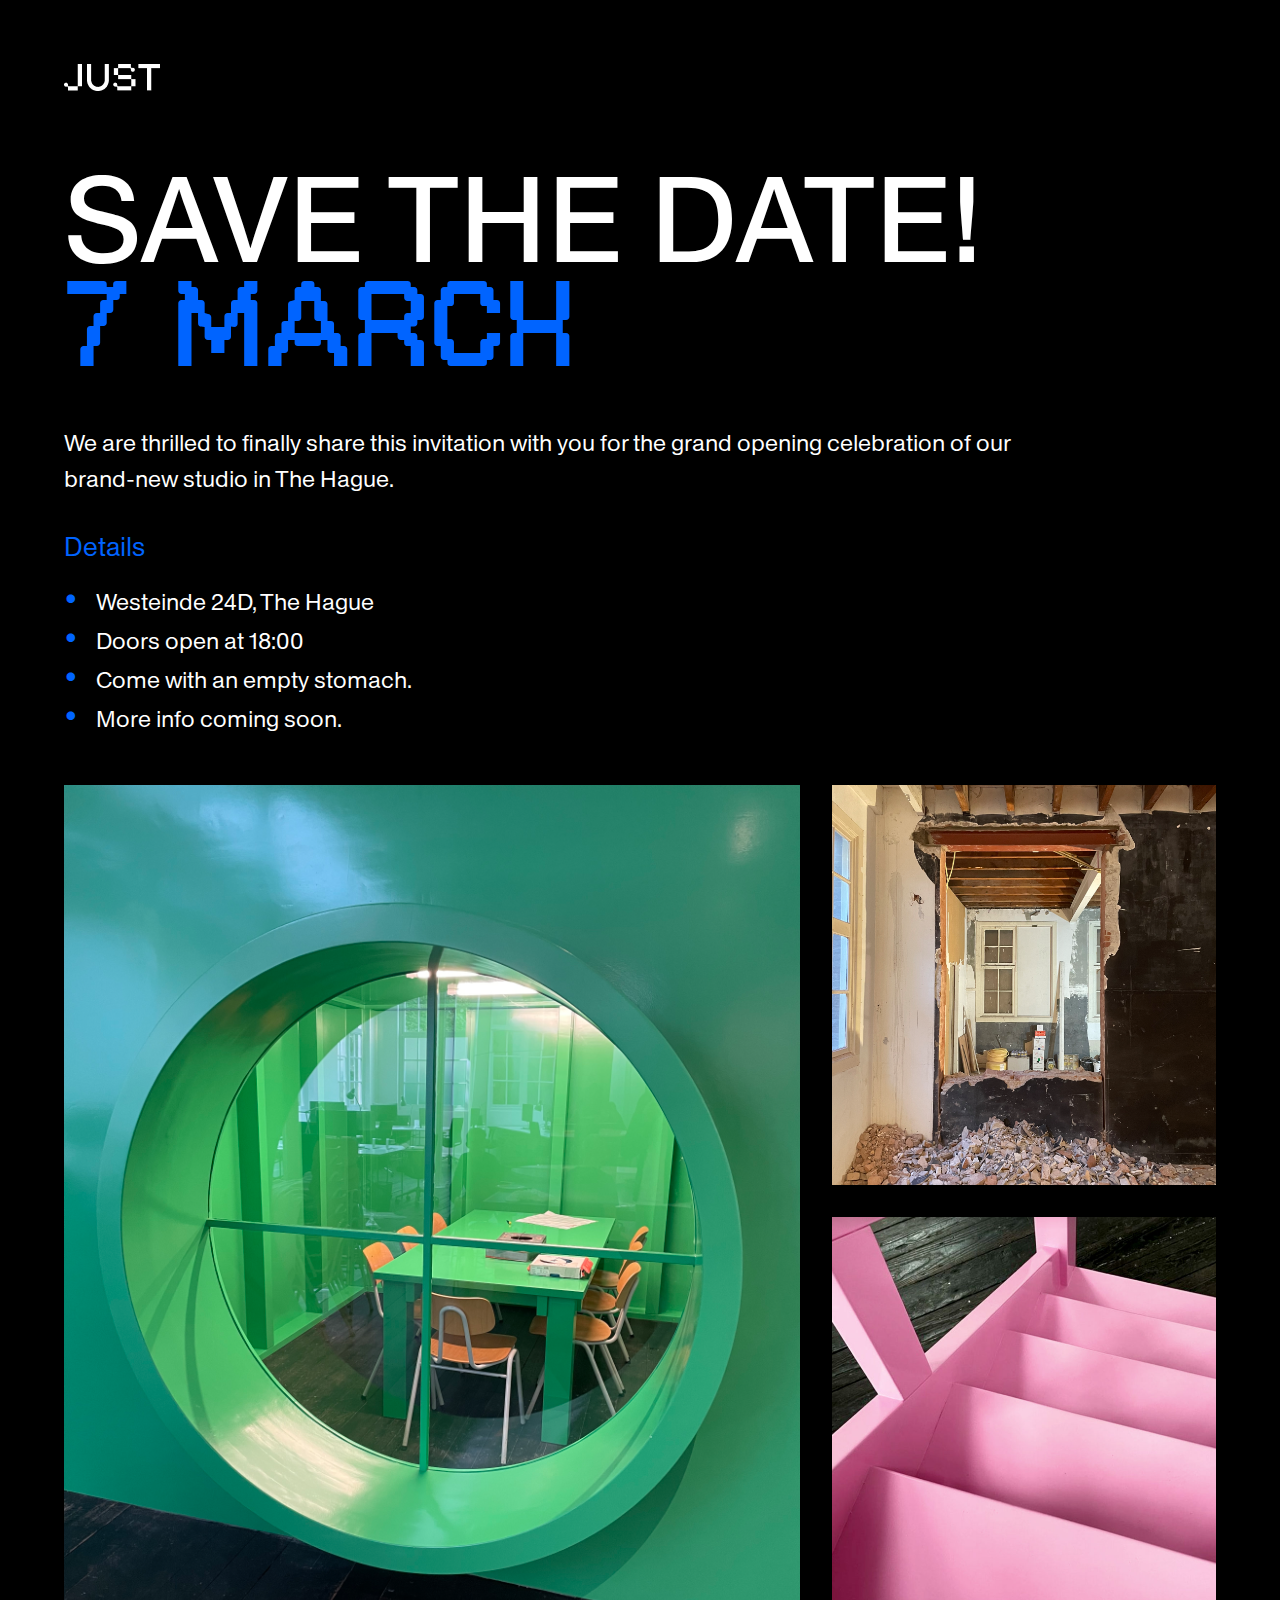
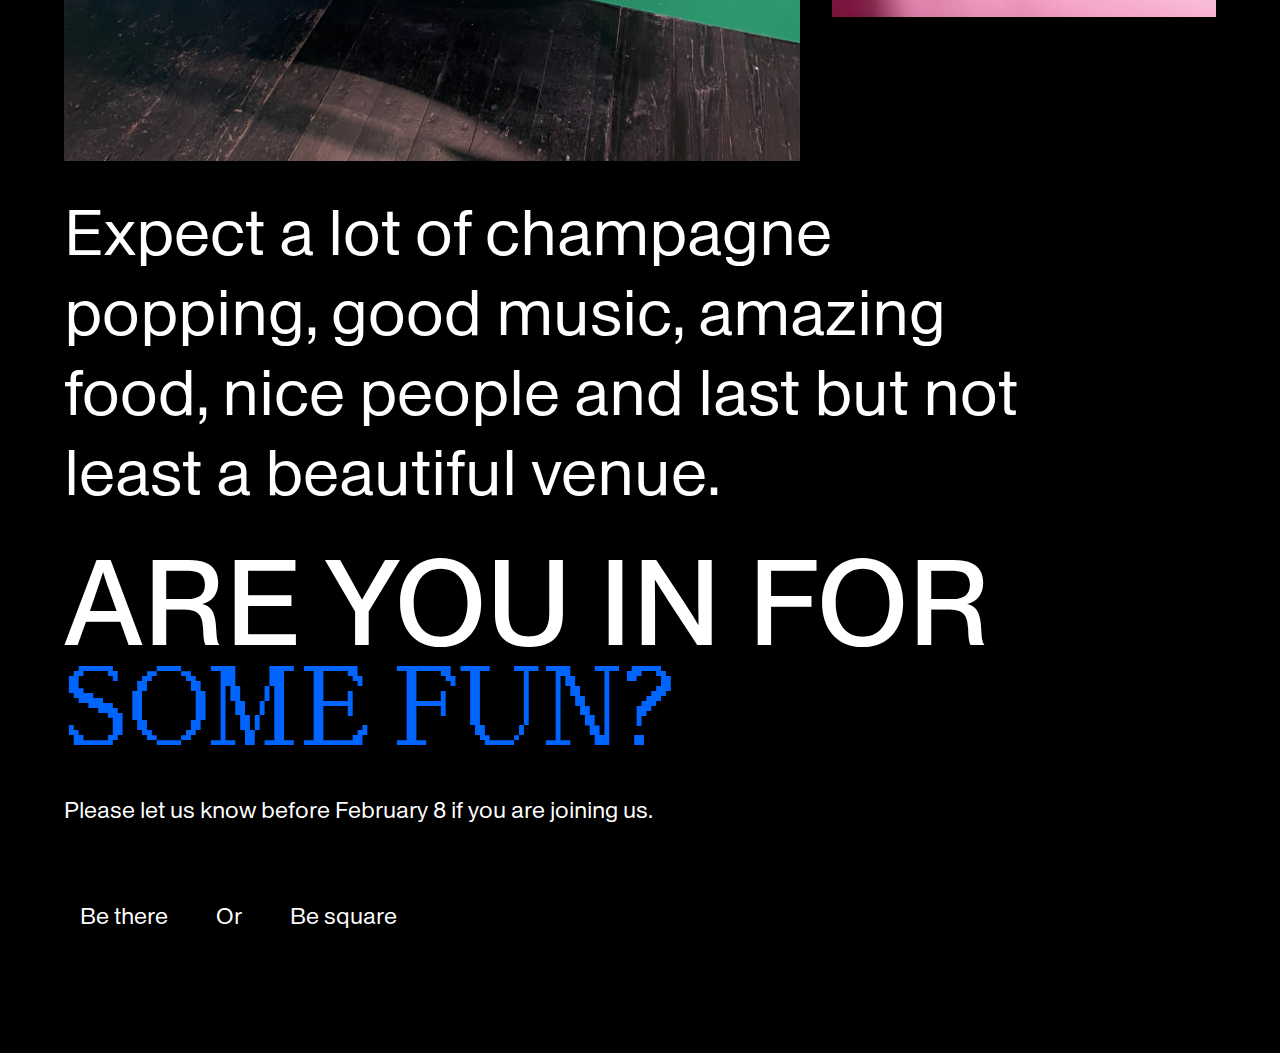
<file: index.html>
<!DOCTYPE html>
<html lang="en">
<head>
    <meta charset="utf-8"/>
    <meta content="" name="description"/>
    <meta content="width=device-width, initial-scale=1" name="viewport"/>
    <link href="https://fonts.googleapis.com/css2?family=Open+Sans:ital,wght@0,300;0,400;0,600;1,300;1,400&display=swap"
          rel="stylesheet"/>
    <link href="styles/style.css" rel="stylesheet">
    <meta content="" http-equiv="content-security-policy">
    <title>JUST | Invitation</title>
</head>
<body>

<header>
    <img alt="logo of the JUST" class="logo" src="images/vectorlogo.png"/>
</header>

<main>
    <section>
        <div class="title">
            <h1 class="white-sans">Save the date!</h1>
            <h1 class="blue-offbit">7 March</h1>
        </div>
        <p class="par-small">
            We are thrilled to finally share this invitation with
            you for the grand opening celebration of our brand-new
            studio in The Hague.
        </p>
        <div class="details">
            <h3>Details</h3>
            <ul class="details">
                <li>Westeinde 24D, The Hague</li>
                <li>Doors open at 18:00</li>
                <li>Come with an empty stomach.</li>
                <li>More info coming soon.</li>
            </ul>
        </div>
    </section>

    <!-- IMAGE GALLERY -->
    <div class="gallery">
        <img alt="The meeting room of the new studio
            of JUST with green-painted walls and a large round window in the front" class="big-image" src="images/IMG_8678.jpeg"/>
        <img alt="Appearance of the studio during the renovation" class="small-image-one" src="images/IMG_4473.jpeg"/>
        <img alt="Steps of the pink painted staircase" class="small-image-two" src="images/pinkroom.png"/>
    </div>

    <section>
        <p class="par-large">Expect a lot of champagne popping,
            good music, amazing food, nice people and last but not least
            a beautiful venue.</p>

        <div class="title">
            <h1 class="white-sans">Are you in for</h1>
            <h1 class="blue-mondwest">some fun?</h1>
        </div>

        <p class="par-small">
            Please let us know before February 8 if you are joining us.
        </p>

        <!-- BUTTONS TO OPEN MODALS -->
        <div class="buttons-container">
            <button class="modal-opening" data-modal-target="#bethere-modal">
                <span class="par-small">Be there</span>
            </button>
            <p class="par-small">Or</p>
            <button class="modal-opening square-button" data-modal-target="#besquare-modal">
                <span class="par-small">Be square</span>
            </button>
        </div>

        <!-- BE THERE MODAL -->
        <div class="modal" id="bethere-modal">

            <button class="button-close" data-close-button>Close &times;</button>

            <div class="modal-content">
                <p>Awesome! Please fill in the form</p>

                <form id="myForm" onsubmit="return validateForm()">
                    <div class="form-item">
                        <div>
                            <label for="firstName">Firstname</label>
                            <input id="firstName" name="fistName" placeholder="Firstname" required type="text">
                            <div class="error-message" id="firstNameError"></div>
                        </div>
                        <div>
                            <label for="surName">Surname</label>
                            <input id="surName" name="surname" placeholder="Surname" type="text">
                            <div class="error-message" id="surnameError"></div>
                        </div>
                    </div>

                    <div class="form-item">
                        <label for="email">Email</label>
                        <input id="email" name="email" placeholder="mail@gmail.com" type="email">
                        <div class="error-message" id="emailError"></div>
                    </div>
                    <div class="form-item">
                        <label>How many people?</label>
                        <ul class="radio-buttons">
                            <li><input id="onePerson" name="people" type="radio" value="1">
                                <label for="onePerson">1</label></li>
                            <li><input id="twoPeople" name="people" type="radio" value="2">
                                <label for="twoPeople">2</label></li>
                            <li><input id="threePeople" name="people" type="radio" value="3">
                                <label for="threePeople">3</label></li>
                            <li><input id="fourPeople" name="people" type="radio" value="4">
                                <label for="fourPeople">4</label></li>
                        </ul>
                        <div class="error-message" id="peopleError"></div>
                    </div>
                    <div class="form-item">
                        <label for="dietaryRequirements">Do you have any dietary requirements?</label>
                        <input id="dietaryRequirements" name="dietaryRequirements" placeholder="Vegan, vegetarian, allergies"
                               type="text">
                    </div>
                    <button type="submit">Save</button>
                </form>

            </div>

        </div>

        <!-- BE SQUARE MODAL -->
        <div class="modal" id="besquare-modal">
            <button class="button-close" data-close-button>Close&times;</button>

            <div class="modal-content square">
                <img src="images/SadFace.svg" alt="A pixel sad face"/>
                <p>Oh no, such a pity. Let us know if you change your mind!</p>
            </div>
        </div>

    </section>
</main>

<script src="script.js"></script>

</body>
</html>
</file>
<file: styles/style.css>
@font-face {
   font-family: "Mondwest";
   src: url("./fonts/Mondwest-Regular.ttf");
}

@font-face {
   font-family: "Offbit";
   src: url("./fonts/OffBit-101Bold.ttf");
}

@font-face {
   font-family: "Antique Legacy Regular";
   src: url("./fonts/Antique-Legacy-Regular.otf");
}

@font-face {
   font-family: "Antique Legacy Light";
   src: url("./fonts/Antique-Legacy-Light.otf");
}

/* --global-- */
:root {
   --white: #fff;
   --black: #000000;
   --blue: #0064FF;
   --btn-border: 0.125rem solid var(--white);
   /* FONTS */
   --sans-font: 'Antique Legacy Light';
}

* {
   box-sizing: border-box;
   margin: 0;
   padding: 0;
}

body{
   font-family: "Open Sans", sans-serif;
   font-size: 1.2rem;
   line-height: 1.4;
   background: var(--black);
   color: var(--white);
}

header {
   padding: 2rem 0 2rem 1rem;
}

.logo {
   width: 6rem;
   height: auto;
}

h1{
   line-height: 95%; 
   text-transform: uppercase;
}

h2{
   font-size: 2rem;
   font-weight: 400;
}

h3{
   color: var(--blue);
   padding-bottom: 1rem;
   font-family: 'Antique Legacy Light';
   font-size: 1.5rem;
   font-style: normal;
   font-weight: 300;
   line-height: 140%;
   transition: font-size .25s linear; 
   -o-transition: font-size .25s linear; 
   -moz-transition: font-size .25s linear; 
   -webkit-transition: font-size .25s linear; 
}

li, .par-small{
   color: var(--white);
   font-family: 'Antique Legacy Light';
   font-size: 1.125rem;
   font-style: light;
   font-weight: 300;
   line-height: 156%;
}

.par-large{
   color: var(--white);
   font-family: 'Antique Legacy Light';
   font-size: 2.25rem;
   font-weight: 300;
   line-height: 125%;
}

.details li{
   list-style: none;
}

.details li::before{
   color: var(--blue);
   content: "\2022";
   display: inline-block;
   font-size: 2rem;
   width: 2rem;
 }


/* SECTIONS */
section {
   padding: 1rem;
   margin-bottom: 1rem;
   display: inline-flex;
   flex-direction: column;
   align-items: flex-start;
   gap: 2rem;
   max-width: 34.375rem;
   transition: all .25s linear; 
   -o-transition: all .25s linear; 
   -moz-transition: all .25s linear; 
   -webkit-transition: all .25s linear; 
}

/* CLASSES */

.white-sans{
   color: var(--white);
   font-family: 'Antique Legacy Regular';
   font-size: 4rem;
   font-weight: 400;
   transition: font-size .25s linear; 
   -o-transition: font-size .25s linear; 
   -moz-transition: font-size .25s linear; 
   -webkit-transition: font-size .25s linear; 
}

.blue-offbit{
   color: var(--blue);
   font-family: 'OffBit';
   font-size: 4.25rem;
   font-weight: 700;
   letter-spacing: 0.255rem;
   transition: font-size .25s linear; 
   -o-transition: font-size .25s linear; 
   -moz-transition: font-size .25s linear; 
   -webkit-transition: font-size .25s linear; 
}

.blue-mondwest{
   color: var(--blue);
   font-family: 'Mondwest';
   font-size: 4.375rem;
   font-weight: 400;
   line-height: 82%;
   transition: font-size .25s linear; 
   -o-transition: font-size .25s linear; 
   -moz-transition: font-size .25s linear; 
   -webkit-transition: font-size .25s linear; 
}

.details{
   line-height: 140%; /* 2.1rem */
}

.gallery{
   display: flex;
   flex-wrap: wrap;
   justify-content: flex-start;
   gap: 1.313rem;
}

.gallery img{
   width: 100vw;
}

.buttons-container{
   display: inline-flex;
   align-items: center;
   gap: 2rem;
}

button {
   position: relative;
   text-decoration: none; /* Remove default link underline */
   color: white;
   background-color: transparent;
   border: none;
   cursor: pointer;
 }

button p{
   border-bottom: var(--btn-border);
}

/* STYLING THE BUTTONS THAT WILL OPEN A MODAL */
.modal-opening::before {
   content: '';
   position: absolute;
   bottom: 0;
   right: 0;
   width: 0;
   height: 100%;
   background: var(--Blue, #0064FF);
   border-radius: 48px;
   transition: width 0.3s ease;
 }

 .modal-opening{
   padding: 1rem;
}

.modal-opening p:hover {
   border-bottom: 0.125rem solid transparent;
}

.modal-opening:hover::before {
   width: 100%;
}

.modal-opening span {
   position: relative;
   z-index: 1;
   padding: 20 32px;
   display: inline-flex;
   flex-direction: column;
   gap: 8px;
   border-radius: 100%;
 }

 .square-button{
   height: 7rem;
 }

.square-button::before{
   border-radius: 0;
}

/* STYLING THE MODAL (POP UP */
.modal{
   position: fixed;
   top: 50%;
   left: 50%;
   transform: translate(-50%, -50%) scale(0);
   transition: 0.2s ease-in-out;
   height: 100%;
   width: 100%;
   z-index: 10;
   background-color: var(--blue);
}

.modal.active{
   transform: translate(-50%, -50%) scale(1);
}

.modal button{
   font-size: 1.2rem;
   border-bottom: var(--btn-border);
   padding: 0 5px;
}

.button-close{
   position: absolute;
   right: 1rem;
   top: 1rem;
   white-space: nowrap;
   display: inline-block;
}

.modal-content{
   max-width: 400;
   top: 50%;
   left: 50%;
   position: absolute;
   transform: translate(-50%, -50%);
}

.modal-content p{
   font-size: 20;
   margin-bottom: 2rem;
}

.square {
   text-align: center;
}

.square img{
   padding-bottom: 2rem;
}

/* FILL IN FORM */

form .form-item:first-child {
   display: flex;
   gap: 1rem;

}

.form-item{
   margin-bottom: 1rem;
}

.radio-buttons {
   overflow: hidden;
}

.radio-buttons li{
   display: inline-block;
   white-space: nowrap;
   margin-left: 1.5rem;
   padding-inline-start: 1rem;
}

.radio-buttons li:nth-child(1){
   margin-left: 0;
   padding-inline-start: 0;
}

label {
   margin: 0.625rem 0;
   display: inline;
   font-size: 1rem;
}

input, select {
   width: 100%;
   padding: 0.5rem;
   margin-top: 0.313rem;
   margin-bottom: 0.625rem;
   box-sizing: border-box;
}

/* MEDIA QUERIES */

/* BREAKPOINT 1 */

@media (min-width: 45em) {
   *{
      padding: 0;
      margin: 0;
   }
   header {
      padding: 2rem 0 2rem 0;
   }
   body{
      padding: 2rem 4rem 2rem 4rem;
   }
   section{
      max-width: 47.5rem;
      padding: 2rem 0 2rem 0;
   }
   .white-sans, .blue-offbit, .blue-mondwest {
      font-size: 5.875rem;
   }
   .par-large{
      font-size: 2.75rem;
   }
   li::marker {
      font-size: 1.5rem;
    }
   .gallery {
      display: grid;
      grid-template-columns: repeat(2, 1fr);
      grid-template-rows: repeat(10, 9rem);
      gap: 0;
   }
   .gallery img{
      width: 100%;
      height: 100%;
      object-fit: cover;
   }
   .big-image {
      grid-column-start: 1;
      grid-column-end: 3;
      grid-row-start: 1;
      grid-row-end: 8;
      padding-bottom: 2rem;
    }
   .small-image-one {
      grid-column-start: 1;
      grid-column-end: 2;
      grid-row-start: 8;
      grid-row-end: 11;
   }
   .small-image-two {
      grid-column-start: 2;
      grid-column-end: 3;
      grid-row-start: 8;
      grid-row-end: 11;
      padding-left: 2rem;
   }
}

 /* BREAKPOINT 2 */

 @media (min-width: 75em) {
   .white-sans, .blue-offbit, .blue-mondwest {
      font-size: 7.625rem;
   }  
   section{
      max-width: 62.5rem;
   }
   li, .par-small{
      font-size: 1.438rem;
   }
   .par-large{
      font-size: 4rem;
   }
   h3{
      font-size: 1.625rem;
   }
   p{
      font-size: 1.25rem;
   }
   li::marker {
      font-size: 2rem;
    }
   .gallery {
      display: grid;
      grid-template-columns: repeat(3, 1fr);
      grid-template-rows: repeat(7, 7rem);
      gap: 2rem;
   }
   .gallery img{
      width: 100%;
      height: 100%;
      object-fit: cover;
   }
   .big-image {
      grid-column-start: 1;
      grid-column-end: 3;
      grid-row-start: 1;
      grid-row-end: 8;
      padding-bottom: 0;
    }
   .small-image-one {
      grid-column-start: 3;
      grid-column-end: 5;
      grid-row-start: 1;
      grid-row-end: 4;
      padding-left: 0;
   }
   .small-image-two{
      grid-column-start: 3;
      grid-column-end: 5;
      grid-row-start: 4;
      grid-row-end: 7;
      padding-left: 0;
   }
 }
</file>
